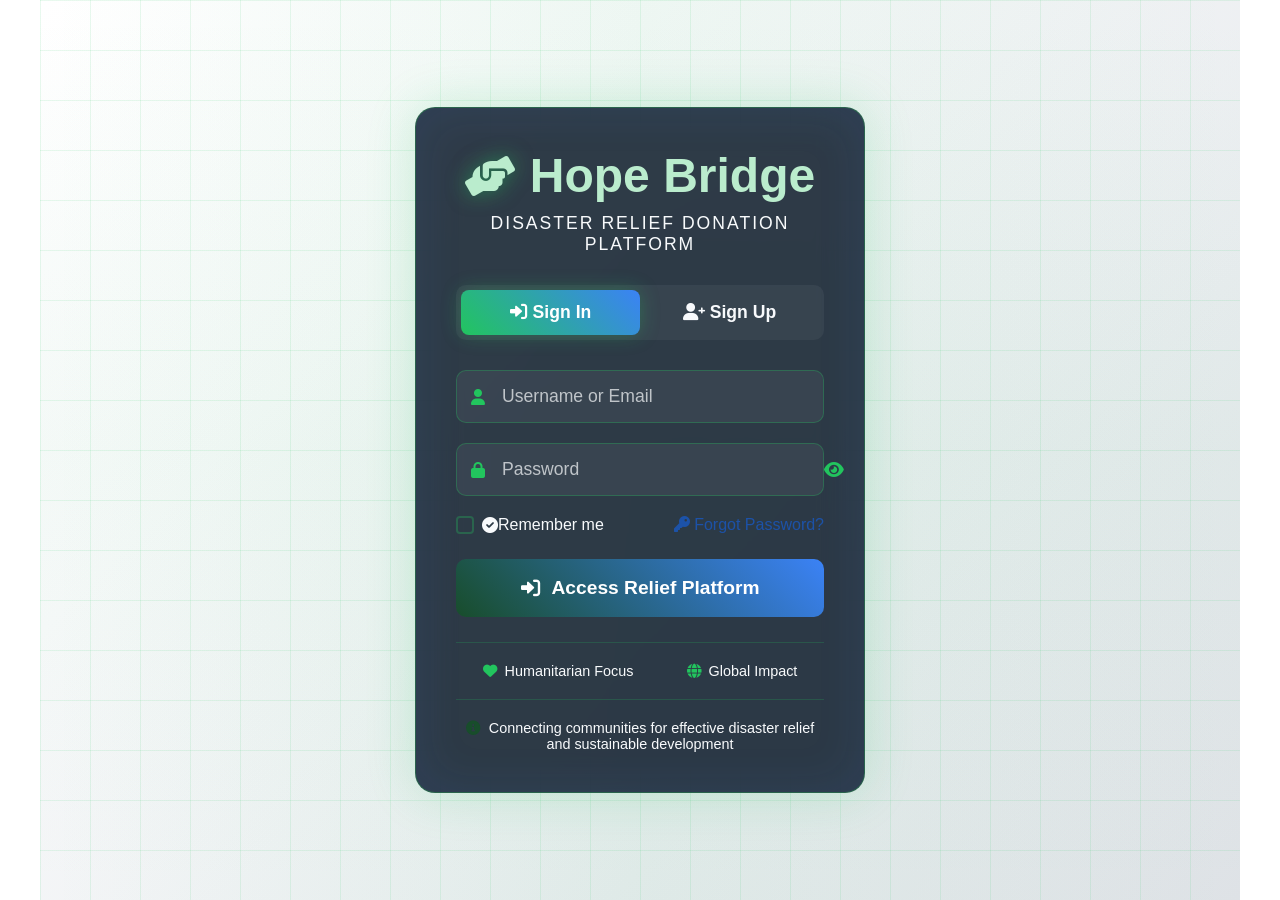
<file: hopebridge/index.html>
<!DOCTYPE html>
<html lang="en">
<head>
    <meta charset="UTF-8">
    <meta name="viewport" content="width=device-width, initial-scale=1.0">
    <title>Disaster Relief Donation Optimizer - Humanitarian Access</title>
    <link rel="stylesheet" href="styles.css">
    <link href="https://cdnjs.cloudflare.com/ajax/libs/font-awesome/6.0.0/css/all.min.css" rel="stylesheet">
</head>
<body>
    <div class="container">
        <div class="relief-bg">
            <div class="wave-animation"></div>
            <div class="grid-overlay"></div>
        </div>
        
        <div class="login-container">
            <div class="logo-section">
                <div class="logo">
                    <i class="fas fa-hands-helping"></i>
                    <h1>Hope Bridge</h1>
                </div>
                <p class="tagline">Disaster Relief Donation Platform</p>
            </div>

            <div class="form-container">
                <div class="form-tabs">
                    <button class="tab-btn active" data-tab="signin">
                        <i class="fas fa-sign-in-alt"></i>
                        Sign In
                    </button>
                    <button class="tab-btn" data-tab="signup">
                        <i class="fas fa-user-plus"></i>
                        Sign Up
                    </button>
                </div>

                <!-- Sign In Form -->
                <form class="auth-form active" id="signin-form">
                    <div class="input-group">
                        <i class="fas fa-user"></i>
                        <input type="text" id="signin-username" placeholder="Username or Email" required>
                    </div>
                    
                    <div class="input-group">
                        <i class="fas fa-lock"></i>
                        <input type="password" id="signin-password" placeholder="Password" required>
                        <button type="button" class="password-toggle" onclick="togglePassword('signin-password')">
                            <i class="fas fa-eye"></i>
                        </button>
                    </div>

                    <div class="form-options">
                        <label class="checkbox-container">
                            <input type="checkbox" id="remember-me">
                            <span class="checkmark"></span>
                            <i class="fas fa-check-circle"></i>
                            Remember me
                        </label>
                        <a href="#" class="forgot-password">
                            <i class="fas fa-key"></i>
                            Forgot Password?
                        </a>
                    </div>

                    <button type="submit" class="auth-btn">
                        <i class="fas fa-sign-in-alt"></i>
                        Access Relief Platform
                    </button>

                    <div class="relief-indicators">
                        <div class="relief-item">
                            <i class="fas fa-heart"></i>
                            <span>Humanitarian Focus</span>
                        </div>
                        <div class="relief-item">
                            <i class="fas fa-globe"></i>
                            <span>Global Impact</span>
                        </div>
                    </div>
                </form>

                <!-- Sign Up Form -->
                <form class="auth-form" id="signup-form">
                    <div class="input-group">
                        <i class="fas fa-user"></i>
                        <input type="text" id="signup-username" placeholder="Username" required>
                    </div>

                    <div class="input-group">
                        <i class="fas fa-envelope"></i>
                        <input type="email" id="signup-email" placeholder="Email Address" required>
                    </div>
                    
                    <div class="input-group">
                        <i class="fas fa-lock"></i>
                        <input type="password" id="signup-password" placeholder="Password" required>
                        <button type="button" class="password-toggle" onclick="togglePassword('signup-password')">
                            <i class="fas fa-eye"></i>
                        </button>
                    </div>

                    <div class="input-group">
                        <i class="fas fa-lock"></i>
                        <input type="password" id="signup-confirm-password" placeholder="Confirm Password" required>
                        <button type="button" class="password-toggle" onclick="togglePassword('signup-confirm-password')">
                            <i class="fas fa-eye"></i>
                        </button>
                    </div>

                    <div class="password-strength">
                        <div class="strength-bar">
                            <div class="strength-fill" id="strength-fill"></div>
                        </div>
                        <span class="strength-text" id="strength-text">Password Strength</span>
                    </div>

                    <div class="form-options">
                        <label class="checkbox-container">
                            <input type="checkbox" id="terms-agreement" required>
                            <span class="checkmark"></span>
                            I agree to the <a href="#" class="terms-link">Terms of Service</a> and <a href="#" class="terms-link">Privacy Policy</a>
                        </label>
                    </div>

                    <button type="submit" class="auth-btn">
                        <i class="fas fa-user-plus"></i>
                        Join Relief Network
                    </button>
                </form>
            </div>

            <div class="footer-info">
                <p><i class="fas fa-info-circle"></i> Connecting communities for effective disaster relief and sustainable development</p>
            </div>
        </div>
    </div>

    <script src="script.js"></script>
</body>
</html>
</file>
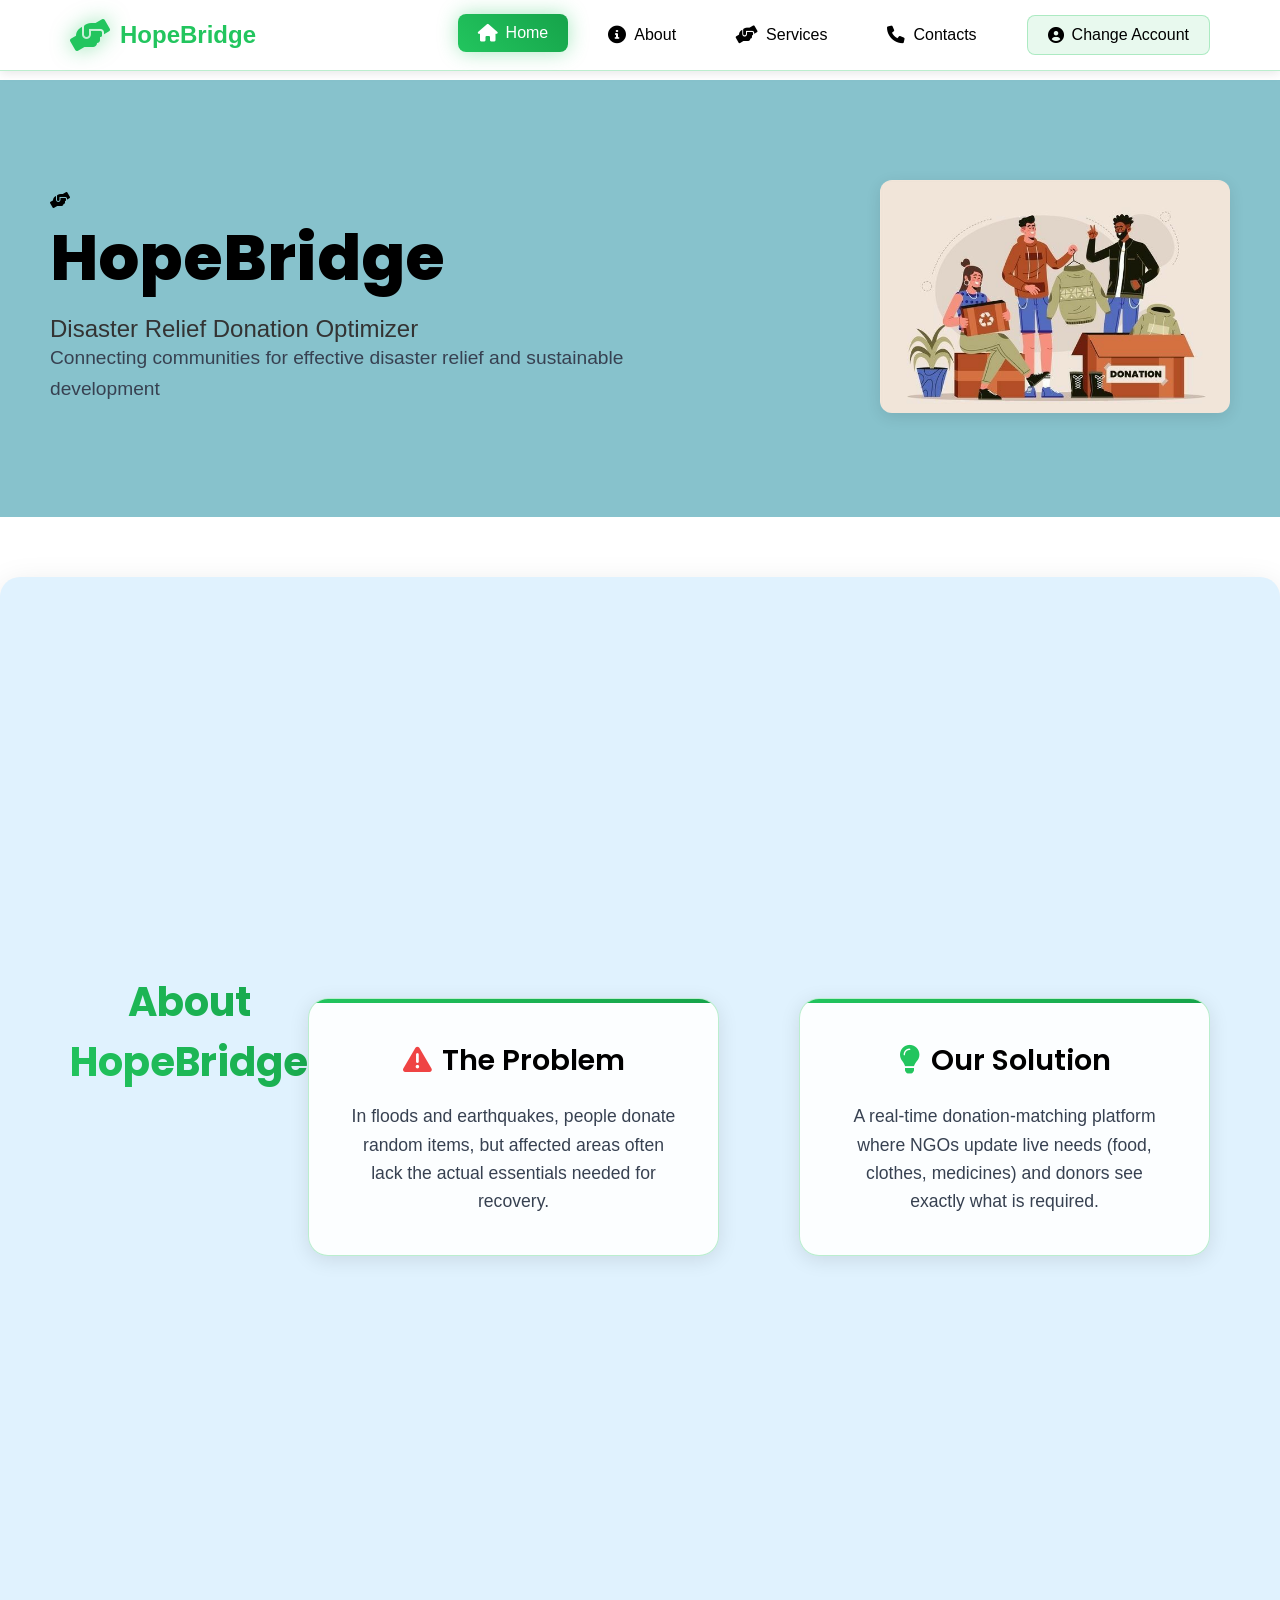
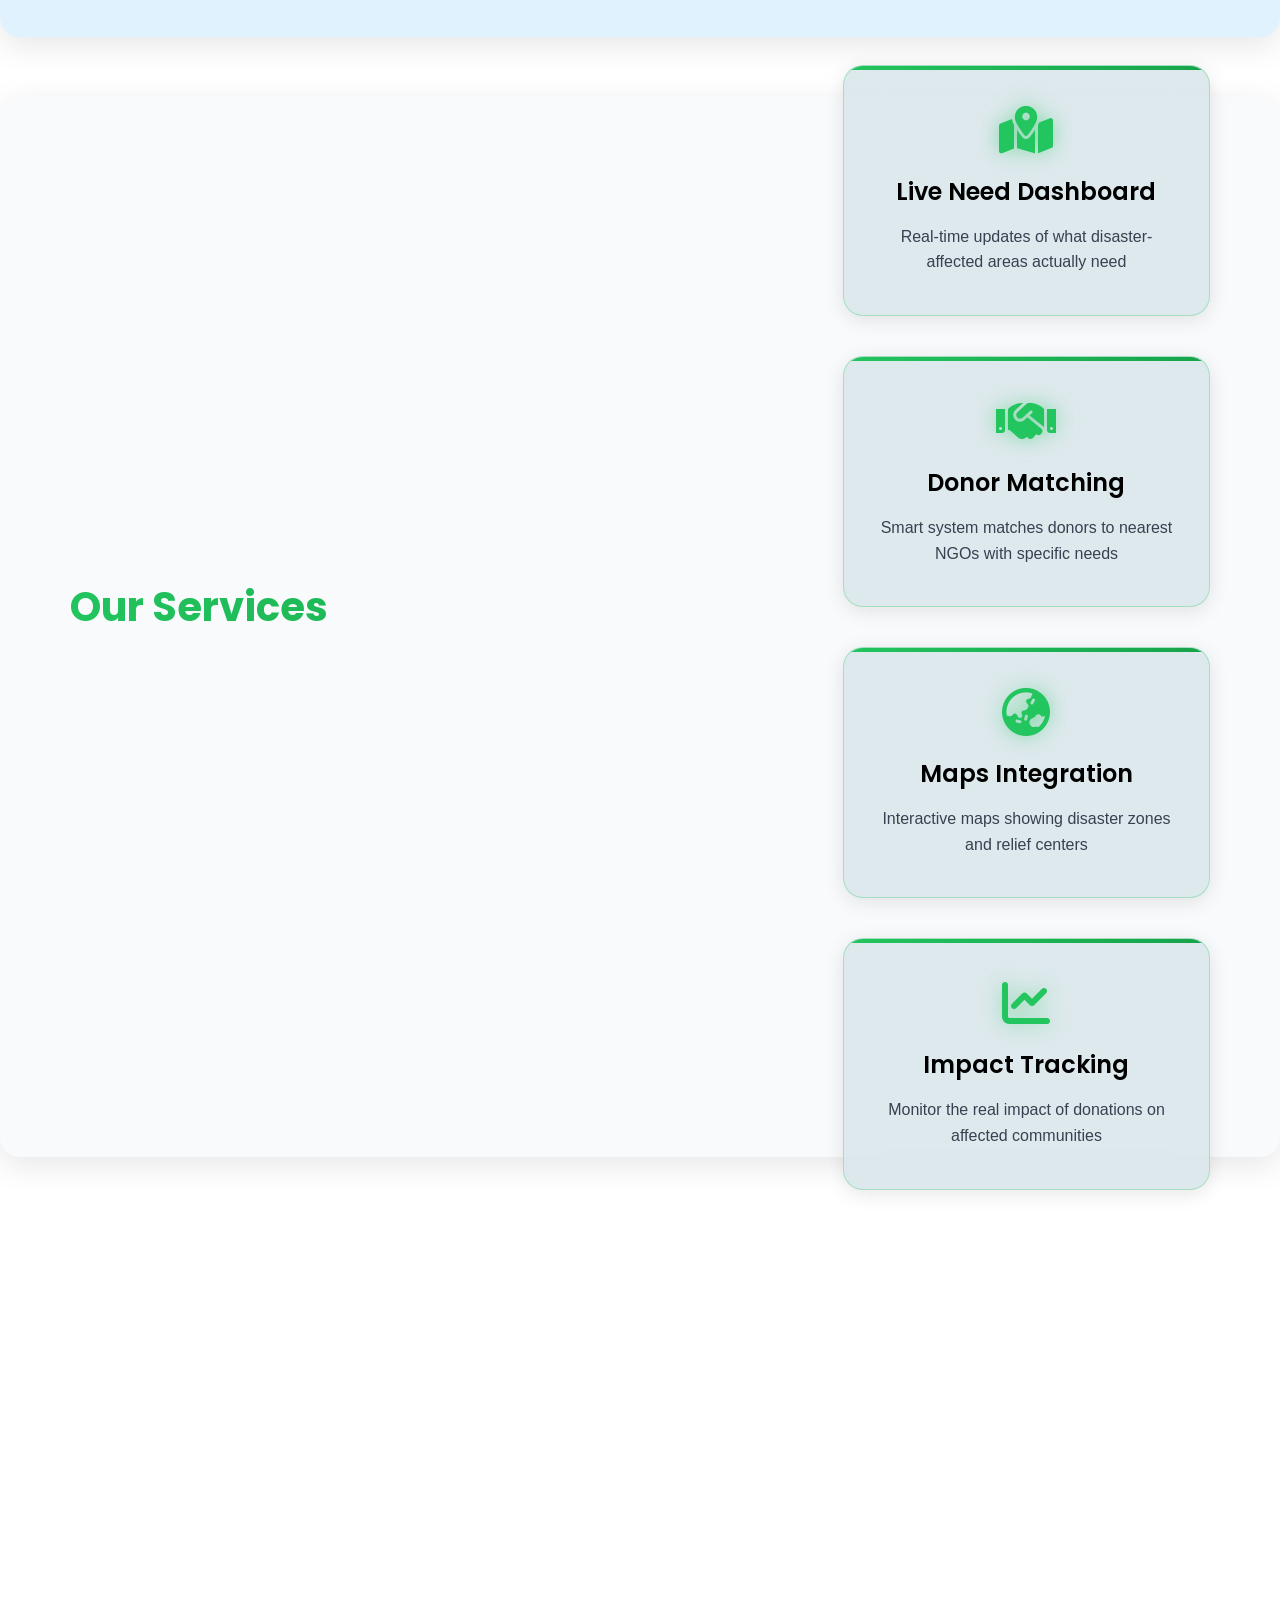
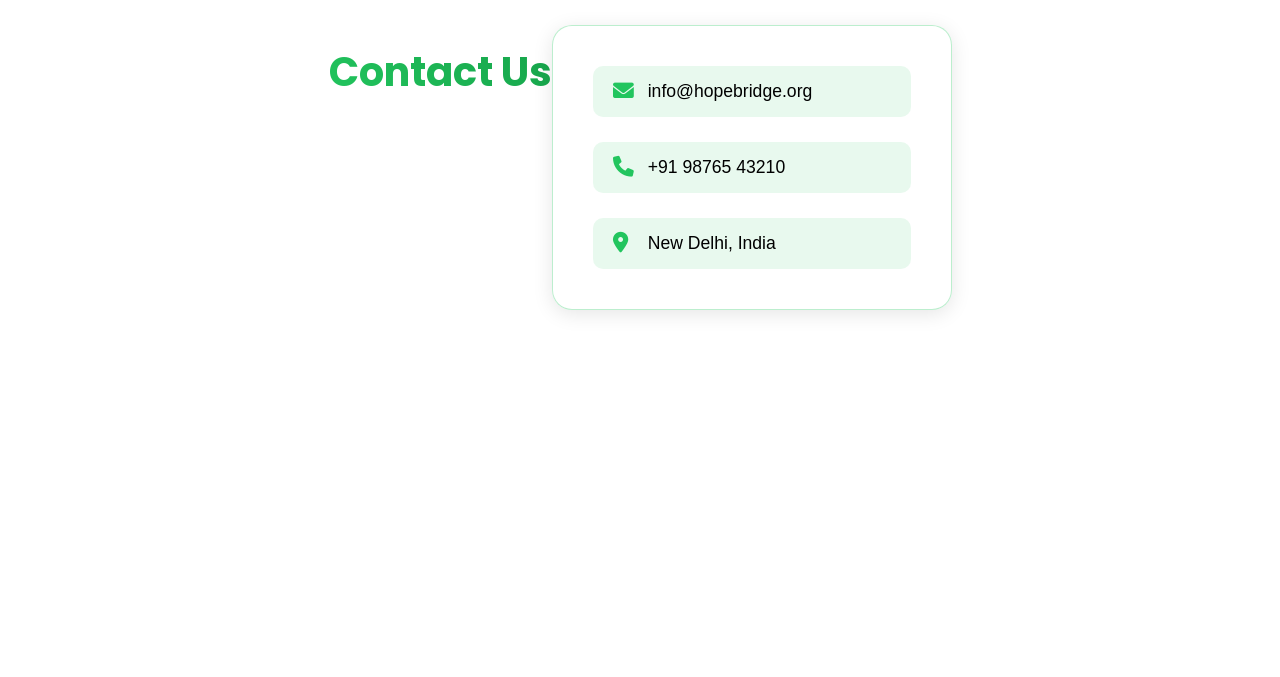
<file: hopebridge/homepage.html>
<!DOCTYPE html>
<html lang="en">
<head>
    <meta charset="UTF-8">
    <meta name="viewport" content="width=device-width, initial-scale=1.0">
    <title>HopeBridge - Disaster Relief Donation Optimizer</title>
    <link rel="stylesheet" href="styles.css">
    <link href="https://cdnjs.cloudflare.com/ajax/libs/font-awesome/6.0.0/css/all.min.css" rel="stylesheet">
    <link href="https://fonts.googleapis.com/css2?family=Poppins:wght@300;400;600;700;800&display=swap" rel="stylesheet">
</head>
<body>
    <!-- Navigation Dashboard -->
    <nav class="navbar">
        <div class="nav-container">
            <div class="nav-logo">
                <i class="fas fa-hands-helping"></i>
                <span>HopeBridge</span>
            </div>
            <div class="nav-right">
                <div class="nav-links">
                    <a href="#home" class="nav-link active">
                        <i class="fas fa-home"></i>
                        <span>Home</span>
                    </a>
                    <a href="#about" class="nav-link">
                        <i class="fas fa-info-circle"></i>
                        <span>About</span>
                    </a>
                    <a href="#services" class="nav-link">
                        <i class="fas fa-hands-helping"></i>
                        <span>Services</span>
                    </a>
                    <a href="#contacts" class="nav-link">
                        <i class="fas fa-phone"></i>
                        <span>Contacts</span>
                    </a>
                </div>
                <div class="nav-account">
                    <a href="#" class="account-link">
                        <i class="fas fa-user-circle"></i>
                        <span>Change Account</span>
                    </a>
                </div>
            </div>
        </div>
    </nav>

    <!-- Main Content -->
    <main class="main-content">
        <!-- Hero Section with Logo -->
        <section class="hero-section" id="home">
            <div class="hero-background">
                <div class="wave-animation"></div>
                <div class="grid-overlay"></div>
            </div>
        
            <div class="hero-content">
                <!-- Left side: Title + description -->
                <div class="logo-container">
                    <div class="main-logo">
                        <i class="fas fa-hands-helping"></i>
                        <h1 class="logo-title">HopeBridge</h1>
                    </div>
                    <p class="logo-subtitle">Disaster Relief Donation Optimizer</p>
                    <p class="logo-description">
                        Connecting communities for effective disaster relief and sustainable development
                    </p>
                </div>
        
                <!-- Right side: Image -->
                <div class="hero-image">
                    <img src="donation-photo.jpg" alt="Community donation drive - people donating clothes and items for disaster relief">
                </div>
            </div>
        </section>
        
        <!-- About Section -->
        <section class="content-section" id="about">
            <div class="container">
                <h2 class="section-title">About HopeBridge</h2>
                <div class="about-content">
                    <div class="problem-card">
                        <h3><i class="fas fa-exclamation-triangle"></i> The Problem</h3>
                        <p>In floods and earthquakes, people donate random items, but affected areas often lack the actual essentials needed for recovery.</p>
                    </div>
                    <div class="solution-card">
                        <h3><i class="fas fa-lightbulb"></i> Our Solution</h3>
                        <p>A real-time donation-matching platform where NGOs update live needs (food, clothes, medicines) and donors see exactly what is required.</p>
                    </div>
                </div>
            </div>
        </section>

        <!-- Services Section -->
        <section class="content-section" id="services">
            <div class="container">
                <h2 class="section-title">Our Services</h2>
                <div class="services-grid">
                    <div class="service-card">
                        <i class="fas fa-map-marked-alt"></i>
                        <h3>Live Need Dashboard</h3>
                        <p>Real-time updates of what disaster-affected areas actually need</p>
                    </div>
                    <div class="service-card">
                        <i class="fas fa-handshake"></i>
                        <h3>Donor Matching</h3>
                        <p>Smart system matches donors to nearest NGOs with specific needs</p>
                    </div>
                    <div class="service-card">
                        <i class="fas fa-globe-asia"></i>
                        <h3>Maps Integration</h3>
                        <p>Interactive maps showing disaster zones and relief centers</p>
                    </div>
                    <div class="service-card">
                        <i class="fas fa-chart-line"></i>
                        <h3>Impact Tracking</h3>
                        <p>Monitor the real impact of donations on affected communities</p>
                    </div>
                </div>
            </div>
        </section>

        <!-- Contacts Section -->
        <section class="content-section" id="contacts">
            <div class="container">
                <h2 class="section-title">Contact Us</h2>
                <div class="contact-content">
                    <div class="contact-info">
                        <div class="contact-item">
                            <i class="fas fa-envelope"></i>
                            <span>info@hopebridge.org</span>
                        </div>
                        <div class="contact-item">
                            <i class="fas fa-phone"></i>
                            <span>+91 98765 43210</span>
                        </div>
                        <div class="contact-item">
                            <i class="fas fa-map-marker-alt"></i>
                            <span>New Delhi, India</span>
                        </div>
                    </div>
                </div>
            </div>
        </section>
    </main>

    <script src="script.js"></script>
</body>
</html>
</file>
<file: hopebridge/styles.css>
* {
    margin: 0;
    padding: 0;
    box-sizing: border-box;
}

body {
    font-family: 'Segoe UI', Tahoma, Geneva, Verdana, sans-serif;
    background: #ffffff;
    color: #000000;
    overflow: auto;
    min-height: 100vh;
    font-size: 16px;
}

.container {
    position: relative;
    width: 100%;
    height: 100vh;
    display: flex;
    align-items: center;
    justify-content: center;
}

/* Hope Bridge Background */
.relief-bg {
    position: absolute;
    top: 0;
    left: 0;
    width: 100%;
    height: 100%;
    background: linear-gradient(135deg, #ffffff 0%, #f8f9fa 30%, #e9ecef 70%, #dee2e6 100%);
    z-index: -2;
}

.wave-animation {
    position: absolute;
    top: 0;
    left: 0;
    width: 100%;
    height: 100%;
    background-image: 
        linear-gradient(90deg, transparent 0%, rgba(34, 197, 94, 0.05) 50%, transparent 100%),
        linear-gradient(0deg, transparent 0%, rgba(34, 197, 94, 0.03) 50%, transparent 100%);
    animation: waveFlow 20s linear infinite;
}

.grid-overlay {
    position: absolute;
    top: 0;
    left: 0;
    width: 100%;
    height: 100%;
    background-image: 
        linear-gradient(rgba(34, 197, 94, 0.1) 1px, transparent 1px),
        linear-gradient(90deg, rgba(34, 197, 94, 0.1) 1px, transparent 1px);
    background-size: 50px 50px;
    animation: gridPulse 4s ease-in-out infinite;
}

@keyframes waveFlow {
    0% { transform: translateY(-100%); }
    100% { transform: translateY(100%); }
}

@keyframes gridPulse {
    0%, 100% { opacity: 0.1; }
    50% { opacity: 0.3; }
}

/* Login Container */
.login-container {
    background: rgba(13, 27, 42, 0.85);
    backdrop-filter: blur(20px);
    border: 1px solid rgba(34, 197, 94, 0.3);
    border-radius: 20px;
    padding: 40px;
    width: 100%;
    max-width: 450px;
    box-shadow: 
        0 0 50px rgba(34, 197, 94, 0.2),
        inset 0 0 50px rgba(59, 130, 246, 0.1);
    position: relative;
    z-index: 10;
}

.login-container::before {
    content: '';
    position: absolute;
    top: -2px;
    left: -2px;
    right: -2px;
    bottom: -2px;
    background: linear-gradient(45deg, #baeccd #cbe0d3, #cbe0d3, #cbe0d3);
    border-radius: 22px;
    z-index: -1;
    animation: borderGlow 3s linear infinite;
}

@keyframes borderGlow {
    0% { background-position: 0% 50%; }
    50% { background-position: 100% 50%; }
    100% { background-position: 0% 50%; }
}

/* Logo Section */
.logo-section {
    text-align: center;
    margin-bottom: 30px;
}

.logo {
    display: flex;
    align-items: center;
    justify-content: center;
    gap: 15px;
    margin-bottom: 10px;
}

.logo i {
    font-size: 2.5rem;
    color: #baeccd;
    text-shadow: 0 0 20px rgba(34, 197, 94, 0.5);
}

.logo h1 {
    font-size: 3rem;
    font-weight: 700;
    background: linear-gradient(45deg, #baeccd, #baeccd);
    -webkit-background-clip: text;
    -webkit-text-fill-color: transparent;
    background-clip: text;
}

.tagline {
    color: #f8fafc;
    font-size: 1.1rem;
    letter-spacing: 2px;
    text-transform: uppercase;
    font-weight: 500;
    margin-bottom: 15px;
}

/* Form Tabs */
.form-tabs {
    display: flex;
    margin-bottom: 30px;
    background: rgba(255, 255, 255, 0.05);
    border-radius: 10px;
    padding: 5px;
}

.tab-btn {
    flex: 1;
    padding: 12px 20px;
    background: transparent;
    border: none;
    color: #f8fafc;
    cursor: pointer;
    border-radius: 8px;
    transition: all 0.3s ease;
    font-weight: 600;
    font-size: 1.1rem;
}

.tab-btn.active {
    background: linear-gradient(45deg, #22c55e, #3b82f6);
    color: #ffffff;
    box-shadow: 0 0 20px rgba(34, 197, 94, 0.3);
}

/* Auth Forms */
.auth-form {
    display: none;
}

.auth-form.active {
    display: block;
}

.input-group {
    position: relative;
    margin-bottom: 20px;
}

.input-group i {
    position: absolute;
    left: 15px;
    top: 50%;
    transform: translateY(-50%);
    color: #22c55e;
    z-index: 2;
}

.input-group input {
    width: 100%;
    padding: 15px 15px 15px 45px;
    background: rgba(255, 255, 255, 0.05);
    border: 1px solid rgba(34, 197, 94, 0.3);
    border-radius: 10px;
    color: #f8fafc;
    font-size: 1.1rem;
    transition: all 0.3s ease;
}

.input-group input:focus {
    outline: none;
    border-color: #22c55e;
    box-shadow: 0 0 20px rgba(34, 197, 94, 0.2);
    background: rgba(255, 255, 255, 0.08);
}

.input-group input::placeholder {
    color: #f8fafc;
    opacity: 0.7;
}

.password-toggle {
    position: absolute;
    right: 15px;
    top: 50%;
    transform: translateY(-50%);
    background: none;
    border: none;
    color: #f8fafc;
    cursor: pointer;
    transition: color 0.3s ease;
    font-size: 1.1rem;
}

.password-toggle:hover {
    color: #22c55e;
}

/* Form Options */
.form-options {
    display: flex;
    justify-content: space-between;
    align-items: center;
    margin-bottom: 25px;
    font-size: 1rem;
}

.checkbox-container {
    display: flex;
    align-items: center;
    cursor: pointer;
    color: #f8fafc;
}

.checkbox-container input {
    display: none;
}

.checkmark {
    width: 18px;
    height: 18px;
    border: 2px solid rgba(34, 197, 94, 0.3);
    border-radius: 4px;
    margin-right: 8px;
    position: relative;
    transition: all 0.3s ease;
}

.checkbox-container input:checked + .checkmark {
    background: #22c55e;
    border-color: #22c55e;
}

.checkbox-container input:checked + .checkmark::after {
    content: '✓';
    position: absolute;
    top: 50%;
    left: 50%;
    transform: translate(-50%, -50%);
    color: #ffffff;
    font-weight: bold;
    font-size: 12px;
}

.forgot-password, .terms-link {
    color: #1c52a8;
    text-decoration: none;
    transition: color 0.3s ease;
}

.forgot-password:hover, .terms-link:hover {
    color: #184d2b;
}

/* Auth Button */
.auth-btn {
    width: 100%;
    padding: 18px;
    background: linear-gradient(45deg, #184d2b, #3b82f6);
    border: none;
    border-radius: 10px;
    color: #ffffff;
    font-size: 1.2rem;
    font-weight: 600;
    cursor: pointer;
    transition: all 0.3s ease;
    display: flex;
    align-items: center;
    justify-content: center;
    gap: 12px;
    margin-bottom: 25px;
}

.auth-btn:hover {
    transform: translateY(-2px);
    box-shadow: 0 10px 30px rgba(34, 197, 94, 0.3);
}

.auth-btn:active {
    transform: translateY(0);
}

/* Password Strength */
.password-strength {
    margin-bottom: 20px;
}

.strength-bar {
    width: 100%;
    height: 4px;
    background: rgba(255, 255, 255, 0.1);
    border-radius: 2px;
    overflow: hidden;
    margin-bottom: 5px;
}

.strength-fill {
    height: 100%;
    width: 0%;
    transition: all 0.3s ease;
    border-radius: 2px;
}

.strength-fill.weak {
    width: 25%;
    background: #ef4444;
}

.strength-fill.fair {
    width: 50%;
    background: #f59e0b;
}

.strength-fill.good {
    width: 75%;
    background: #184d2b;
}

.strength-fill.strong {
    width: 100%;
    background: #184d2b;
}

.strength-text {
    font-size: 0.9rem;
    color: #f8fafc;
    font-weight: 500;
}

/* Relief Indicators */
.relief-indicators {
    display: flex;
    justify-content: space-around;
    margin-top: 20px;
    padding-top: 20px;
    border-top: 1px solid rgba(34, 197, 94, 0.2);
}

.relief-item {
    display: flex;
    align-items: center;
    gap: 8px;
    font-size: 0.9rem;
    color: #f8fafc;
    font-weight: 500;
}

.relief-item i {
    color: #22c55e;
}

/* Footer */
.footer-info {
    text-align: center;
    margin-top: 20px;
    padding-top: 20px;
    border-top: 1px solid rgba(34, 197, 94, 0.2);
    font-size: 0.9rem;
    color: #f8fafc;
    font-weight: 500;
}

.footer-info i {
    color: #184d2b;
    margin-right: 5px;
}

/* ===== HOMEPAGE STYLES ===== */

/* Navigation Bar */
.navbar {
    position: fixed;
    top: 0;
    left: 0;
    right: 0;
    background: rgba(255, 255, 255, 0.95);
    backdrop-filter: blur(20px);
    border-bottom: 1px solid rgba(34, 197, 94, 0.3);
    z-index: 1000;
    padding: 0;
    box-shadow: 0 2px 10px rgba(0, 0, 0, 0.1);
}

.nav-container {
    max-width: 1200px;
    margin: 0 auto;
    display: flex;
    justify-content: space-between;
    align-items: center;
    padding: 15px 30px;
}

.nav-logo {
    display: flex;
    align-items: center;
    gap: 10px;
    color: #22c55e;
    font-size: 1.5rem;
    font-weight: 700;
}

.nav-logo i {
    font-size: 2rem;
    color: #22c55e;
    text-shadow: 0 0 20px rgba(34, 197, 94, 0.5);
}

.nav-right {
    display: flex;
    align-items: center;
    gap: 30px;
}

.nav-links {
    display: flex;
    gap: 20px;
}

.nav-link {
    display: flex;
    align-items: center;
    gap: 8px;
    color: #000000;
    text-decoration: none;
    padding: 10px 20px;
    border-radius: 8px;
    transition: all 0.3s ease;
    font-weight: 500;
    font-size: 1rem;
}

.nav-link:hover,
.nav-link.active {
    background: linear-gradient(45deg, #22c55e, #16a34a);
    color: #ffffff;
    box-shadow: 0 0 20px rgba(34, 197, 94, 0.4);
    transform: translateY(-2px);
}

.nav-link i {
    font-size: 1.1rem;
}

.nav-account {
    display: flex;
    align-items: center;
}

.account-link {
    display: flex;
    align-items: center;
    gap: 8px;
    color: #000000;
    text-decoration: none;
    padding: 10px 20px;
    border: 1px solid rgba(34, 197, 94, 0.3);
    border-radius: 8px;
    transition: all 0.3s ease;
    font-weight: 500;
    background: rgba(34, 197, 94, 0.1);
}

.account-link:hover {
    background: rgba(34, 197, 94, 0.2);
    border-color: #22c55e;
    transform: translateY(-2px);
}

/* Main Content */
.main-content {
    margin-top: 80px;
    min-height: calc(100vh - 80px);
    overflow-x: hidden;
}

/* Hero Section */
/* Backdrop only for home */
.hero-section {
    position: relative;
    background: linear-gradient(to right, #87c2cc, #87c2cc);
    padding: 100px 50px;
  }
  
  /* Layout: left text, right image */
  .hero-content {
    display: flex;
    justify-content: space-between;
    align-items: center;
    max-width: 1200px;
    margin: 0 auto;
  }
  
  /* HopeBridge Title */
  .logo-title {
    font-family: 'Poppins', sans-serif;
    font-size: 4rem;        /* larger font size */
    color: black;           /* black text */
    margin: 0;
    text-align: left;       /* left aligned */
    background: none !important; /* remove background */
    font-weight: 800;
  }
  
  /* Subtitle & description */
  .logo-subtitle {
    font-size: 1.5rem;
    margin-top: 10px;
    color: #333;
  }
  .logo-description {
    font-size: 1rem;
    color: #555;
    margin-top: 10px;
    max-width: 500px;
  }
  
  /* Right image */
  .hero-image img {
    width: 350px;
    height: auto;
    border-radius: 12px;
    box-shadow: 0 4px 15px rgba(0,0,0,0.1);
  }
  



.logo-description {
    font-size: 1.2rem;
    color: #374151;
    line-height: 1.6;
    max-width: 600px;
    margin: 0 auto;
}

/* Content Sections */
.content-section {
    padding: 80px 0;
    background: rgba(255, 255, 255, 0.5);
    backdrop-filter: blur(10px);
}

.container {
    max-width: 1200px;
    margin: 0 auto;
    padding: 0 30px;
}

.section-title {
    font-family: 'Poppins', sans-serif;
    font-size: 2.5rem;
    font-weight: 700;
    text-align: center;
    margin-bottom: 150px;
    background: linear-gradient(45deg, #22c55e, #16a34a);
    -webkit-background-clip: text;
    -webkit-text-fill-color: transparent;
    background-clip: text;
}

/* About Section */
.content-section#about {
    background-color: #e0f2fe;
    padding: 80px 40px;
    border-radius: 20px;
    margin: 60px 0;
    box-shadow: 0 8px 32px rgba(0, 0, 0, 0.1);
}

.about-content {
    display: grid;
    grid-template-columns: 1fr 1fr;
    gap: 80px;
    margin-top: 40px;
}

.problem-card,
.solution-card {
    background: rgba(255, 255, 255, 0.9);
    backdrop-filter: blur(20px);
    border: 1px solid rgba(34, 197, 94, 0.3);
    border-radius: 20px;
    padding: 40px;
    text-align: center;
    transition: all 0.3s ease;
    position: relative;
    overflow: hidden;
    box-shadow: 0 4px 20px rgba(0, 0, 0, 0.1);
}

.problem-card::before,
.solution-card::before {
    content: '';
    position: absolute;
    top: 0;
    left: 0;
    right: 0;
    height: 4px;
    background: linear-gradient(45deg, #22c55e, #16a34a);
}

.problem-card:hover,
.solution-card:hover {
    transform: translateY(-10px);
    box-shadow: 0 20px 40px rgba(34, 197, 94, 0.2);
    border-color: #22c55e;
}

.problem-card h3,
.solution-card h3 {
    font-family: 'Poppins', sans-serif;
    font-size: 1.8rem;
    font-weight: 600;
    margin-bottom: 20px;
    color: #000000;
    display: flex;
    align-items: center;
    justify-content: center;
    gap: 10px;
}

.problem-card h3 i {
    color: #ef4444;
}

.solution-card h3 i {
    color: #22c55e;
}

.problem-card p,
.solution-card p {
    font-size: 1.1rem;
    line-height: 1.6;
    color: #374151;
}

/* Services Section */
/* Make the Our Services title align to the far left of the section */
#services .section-title {
    text-align: left;       /* left-align text */
    margin-left: 0;         /* remove any default left margin */
    display: block;         /* ensure it's a block element */
    width: 100%;            /* take full width of container */
    margin-bottom: 40px;    /* space below title */
    font-size: 2.5rem;      /* optional: increase size */
    color: #333;            /* dark color */
}
.content-section#services {
    background-color: #f8fafc;
    padding: 80px 40px;
    border-radius: 20px;
    margin: 60px 0;
    box-shadow: 0 8px 32px rgba(0, 0, 0, 0.1);
}

.services-grid {
   
        display: grid;
        grid-template-columns: repeat(auto-fit, minmax(250px, 1fr));
        gap: 40px;
        justify-items: start; /* aligns boxes to the left */
    }


.service-card {
    background: rgba(219, 231, 235, 0.9);
    backdrop-filter: blur(20px);
    border: 1px solid rgba(34, 197, 94, 0.3);
    border-radius: 20px;
    padding: 40px 30px;
    text-align: center;
    transition: all 0.3s ease;
    position: relative;
    overflow: hidden;
    box-shadow: 0 4px 20px rgba(0, 0, 0, 0.1);
}

.service-card::before {
    content: '';
    position: absolute;
    top: 0;
    left: 0;
    right: 0;
    height: 4px;
    background: linear-gradient(45deg, #22c55e, #16a34a);
}

.service-card:hover {
    transform: translateY(-10px);
    box-shadow: 0 20px 40px rgba(34, 197, 94, 0.2);
    border-color: #22c55e;
}

.service-card i {
    font-size: 3rem;
    color: #22c55e;
    margin-bottom: 20px;
    text-shadow: 0 0 20px rgba(34, 197, 94, 0.5);
}

.service-card h3 {
    font-family: 'Poppins', sans-serif;
    font-size: 1.5rem;
    font-weight: 600;
    margin-bottom: 15px;
    color: #000000;
}

.service-card p {
    font-size: 1rem;
    line-height: 1.6;
    color: #374151;
}

/* Contact Section */
.contact-content {
    display: flex;
    justify-content: center;
    margin-top: 40px;
}

.contact-info {
    background: rgba(255, 255, 255, 0.9);
    backdrop-filter: blur(20px);
    border: 1px solid rgba(34, 197, 94, 0.3);
    border-radius: 20px;
    padding: 40px;
    display: flex;
    flex-direction: column;
    gap: 25px;
    min-width: 400px;
    box-shadow: 0 4px 20px rgba(0, 0, 0, 0.1);
}

.contact-item {
    display: flex;
    align-items: center;
    gap: 15px;
    color: #000000;
    font-size: 1.1rem;
    padding: 15px 20px;
    background: rgba(34, 197, 94, 0.1);
    border-radius: 10px;
    transition: all 0.3s ease;
}

.contact-item:hover {
    background: rgba(34, 197, 94, 0.2);
    transform: translateX(10px);
}

.contact-item i {
    color: #22c55e;
    font-size: 1.3rem;
    width: 20px;
}

/* Responsive Design */
@media (max-width: 768px) {
    .nav-container {
        padding: 15px 20px;
    }
    
    .nav-right {
        gap: 15px;
    }
    
    .nav-links {
        gap: 10px;
    }
    
    .nav-link {
        padding: 8px 15px;
        font-size: 0.9rem;
    }
    
    .nav-link span {
        display: none;
    }
    
    .nav-logo span {
        display: none;
    }
    
    .logo-title {
        font-size: 3rem;
    }
    
    .logo-subtitle {
        font-size: 1.4rem;
    }
    
    .content-section#about {
        padding: 60px 20px;
        margin: 40px 0;
    }
    
    .content-section#services {
        padding: 60px 20px;
        margin: 40px 0;
    }
    
    .about-content {
        grid-template-columns: 1fr;
        gap: 50px;
    }
    
    .services-grid {
        grid-template-columns: 1fr;
    }
    
    .contact-info {
        min-width: auto;
        width: 100%;
    }
    
    .section-title {
        font-size: 2rem;
    }
}

@media (max-width: 480px) {
    .login-container {
        margin: 20px;
        padding: 30px 20px;
    }
    
    .logo h1 {
        font-size: 2rem;
    }
    
    .relief-indicators {
        flex-direction: column;
        gap: 10px;
    }
    
    .nav-container {
        padding: 10px 15px;
    }
    
    .nav-right {
        gap: 10px;
    }
    
    .nav-links {
        gap: 5px;
    }
    
    .logo-container {
        padding: 40px 20px;
    }
    
    .logo-title {
        font-size: 2.5rem;
    }
    
    .main-logo {
        flex-direction: column;
        gap: 15px;
    }
    
    .main-logo i {
        font-size: 3rem;
    }
    
    .container {
        padding: 0 20px;
    }
    
    .section-title {
        font-size: 1.8rem;
    }
    
    .content-section#about {
        padding: 40px 15px;
        margin: 30px 0;
    }
    
    .content-section#services {
        padding: 40px 15px;
        margin: 30px 0;
    }
}
</file>
